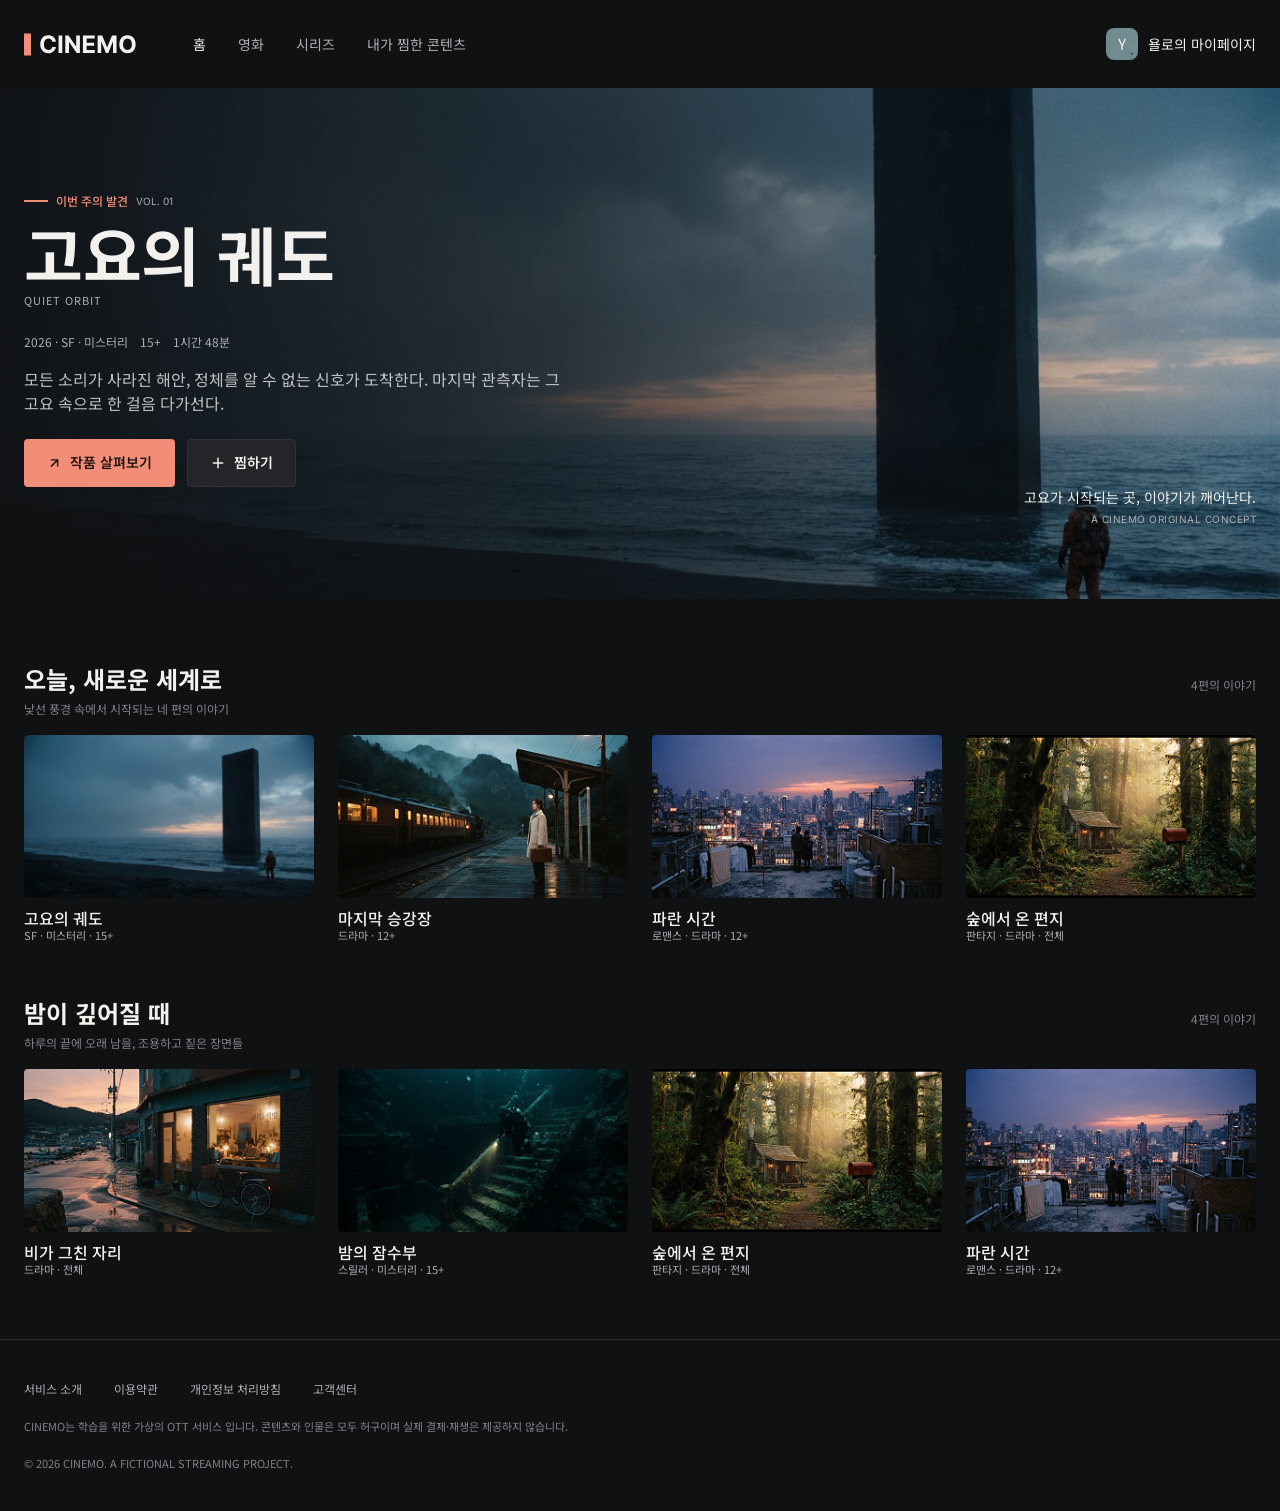
<file: index.html>
<!doctype html>
<html lang="ko">
  <head>
    <meta charset="UTF-8" />
    <meta name="viewport" content="width=device-width, initial-scale=1.0" />
    <title>Cinemo - Home</title>
    <link rel="stylesheet" href="./styles/reset.css" />
    <link rel="stylesheet" href="./styles/style.css" />
    <link rel="preconnect" href="https://fonts.googleapis.com" />
    <link rel="preconnect" href="https://fonts.gstatic.com/" crossorigin />
    <link
      href="https://fonts.googleapis.com/css2?family=Noto+Sans+KR:wght@400;500;600;700&display=swap"
      rel="stylesheet"
    />
    <link
      href="https://fonts.googleapis.com/css2?family=Inter:wght@400;500;600;700&display=swap"
      rel="stylesheet"
    />
  </head>
  <body>
    <header class="header">
      <div class="header-inner-container">
        <div class="header-head">
          <h1>
            <a href="./index.html" class="logo">
              <svg
                width="113"
                height="29"
                viewBox="0 0 113 29"
                fill="none"
                xmlns="http://www.w3.org/2000/svg"
              >
                <g clip-path="url(#clip0_2_7494)">
                  <rect y="3.5" width="7" height="22" fill="#F28D77" />
                  <path
                    d="M31.9176 11.6562H28.1847C28.1165 11.1733 27.9773 10.7443 27.767 10.3693C27.5568 9.98864 27.2869 9.66477 26.9574 9.39773C26.6278 9.13068 26.2472 8.92614 25.8153 8.78409C25.3892 8.64205 24.9261 8.57102 24.4261 8.57102C23.5227 8.57102 22.7358 8.79545 22.0653 9.24432C21.3949 9.6875 20.875 10.3352 20.5057 11.1875C20.1364 12.0341 19.9517 13.0625 19.9517 14.2727C19.9517 15.517 20.1364 16.5625 20.5057 17.4091C20.8807 18.2557 21.4034 18.8949 22.0739 19.3267C22.7443 19.7585 23.5199 19.9744 24.4006 19.9744C24.8949 19.9744 25.3523 19.9091 25.7727 19.7784C26.1989 19.6477 26.5767 19.4574 26.9062 19.2074C27.2358 18.9517 27.5085 18.642 27.7244 18.2784C27.946 17.9148 28.0994 17.5 28.1847 17.0341L31.9176 17.0511C31.821 17.8523 31.5795 18.625 31.1932 19.3693C30.8125 20.108 30.2983 20.7699 29.6506 21.3551C29.0085 21.9347 28.2415 22.3949 27.3494 22.7358C26.4631 23.071 25.4602 23.2386 24.3409 23.2386C22.7841 23.2386 21.392 22.8864 20.1648 22.1818C18.9432 21.4773 17.9773 20.4574 17.267 19.1222C16.5625 17.7869 16.2102 16.1705 16.2102 14.2727C16.2102 12.3693 16.5682 10.75 17.2841 9.41477C18 8.07955 18.9716 7.0625 20.1989 6.36364C21.4261 5.65909 22.8068 5.30682 24.3409 5.30682C25.3523 5.30682 26.2898 5.44886 27.1534 5.73295C28.0227 6.01705 28.7926 6.43182 29.4631 6.97727C30.1335 7.51704 30.679 8.17898 31.0994 8.96307C31.5256 9.74716 31.7983 10.6449 31.9176 11.6562ZM38.2543 5.54545V23H34.5639V5.54545H38.2543ZM55.8899 5.54545V23H52.7024L45.1087 12.0142H44.9808V23H41.2905V5.54545H44.5291L52.0632 16.5227H52.2166V5.54545H55.8899ZM58.9389 23V5.54545H70.7003V8.58807H62.6293V12.7472H70.0952V15.7898H62.6293V19.9574H70.7344V23H58.9389ZM73.6342 5.54545H78.1854L82.9922 17.2727H83.1967L88.0035 5.54545H92.5547V23H88.9751V11.6392H88.8303L84.3132 22.9148H81.8757L77.3587 11.5966H77.2138V23H73.6342V5.54545ZM111.635 14.2727C111.635 16.1761 111.274 17.7955 110.553 19.1307C109.837 20.4659 108.859 21.4858 107.621 22.1903C106.388 22.8892 105.001 23.2386 103.462 23.2386C101.911 23.2386 100.518 22.8864 99.2855 22.1818C98.0526 21.4773 97.0781 20.4574 96.3622 19.1222C95.6463 17.7869 95.2884 16.1705 95.2884 14.2727C95.2884 12.3693 95.6463 10.75 96.3622 9.41477C97.0781 8.07955 98.0526 7.0625 99.2855 6.36364C100.518 5.65909 101.911 5.30682 103.462 5.30682C105.001 5.30682 106.388 5.65909 107.621 6.36364C108.859 7.0625 109.837 8.07955 110.553 9.41477C111.274 10.75 111.635 12.3693 111.635 14.2727ZM107.893 14.2727C107.893 13.0398 107.709 12 107.339 11.1534C106.976 10.3068 106.462 9.66477 105.797 9.22727C105.132 8.78977 104.354 8.57102 103.462 8.57102C102.57 8.57102 101.791 8.78977 101.126 9.22727C100.462 9.66477 99.9446 10.3068 99.5753 11.1534C99.2116 12 99.0298 13.0398 99.0298 14.2727C99.0298 15.5057 99.2116 16.5455 99.5753 17.392C99.9446 18.2386 100.462 18.8807 101.126 19.3182C101.791 19.7557 102.57 19.9744 103.462 19.9744C104.354 19.9744 105.132 19.7557 105.797 19.3182C106.462 18.8807 106.976 18.2386 107.339 17.392C107.709 16.5455 107.893 15.5057 107.893 14.2727Z"
                    fill="#F3F1ED"
                  />
                </g>
                <defs>
                  <clipPath id="clip0_2_7494">
                    <rect width="113" height="29" fill="white" />
                  </clipPath>
                </defs>
              </svg>
            </a>
          </h1>
          <nav class="main-list">
            <ul>
              <li><a href="./index.html">홈</a></li>
              <li><a href="#">영화</a></li>
              <li><a href="#">시리즈</a></li>
              <li><a href="./mypage.html">내가 찜한 콘텐츠</a></li>
            </ul>
          </nav>
        </div>
        <div class="main-mypage">
          <a href="./mypage.html" class="mypages">
            <div class="pageimg">
              <img src="./assets/avatar.png" alt="" class="mypageimg" />
              <p>Y</p>
            </div>
            <p>욜로의 마이페이지</p>
          </a>
        </div>
      </div>
    </header>
    <main>
      <section class="main-hero" style="padding: 0 24px">
        <div class="main-hero-inner">
          <div class="main-week">
            <svg
              width="24"
              height="2"
              viewBox="0 0 24 2"
              fill="none"
              xmlns="http://www.w3.org/2000/svg"
            >
              <rect width="24" height="2" fill="#F28D77" />
            </svg>

            <span>이번 주의 발견</span>
            <span>VOL. 01</span>
          </div>

          <div class="main-hero-content">
            <h2>고요의 궤도</h2>
            <p>QUIET ORBIT</p>
          </div>

          <div class="main-hero-intro">
            <span>2026 · SF · 미스터리</span>
            <span>15+</span>
            <span>1시간 48분</span>
          </div>

          <p class="main-topic">
            모든 소리가 사라진 해안, 정체를 알 수 없는 신호가 도착한다. 마지막
            관측자는 그 고요 속으로 한 걸음 다가선다.
          </p>

          <div class="main-btns">
            <button type="button" class="main-btn-primary">
              <svg
                width="18"
                height="18"
                viewBox="0 0 18 18"
                fill="none"
                xmlns="http://www.w3.org/2000/svg"
              >
                <path
                  d="M12.7494 12.7494V5.2506H5.25061M12.7494 5.2506L5.25061 12.7494"
                  stroke-width="1.7"
                  stroke-linecap="round"
                  stroke="#241512"
                />
              </svg>
              작품 살펴보기
            </button>
            <button type="button" class="main-btn-secondary">
              <svg
                width="18"
                height="18"
                viewBox="0 0 18 18"
                fill="none"
                xmlns="http://www.w3.org/2000/svg"
              >
                <path
                  d="M3.74939 9H8.99999M8.99999 9H14.2506M8.99999 9V3.7494M8.99999 9V14.2506"
                  stroke-width="1.7"
                  stroke-linecap="round"
                  stroke="#F3F1ED"
                />
              </svg>
              찜하기
            </button>
          </div>
          <div class="main-quiet-story">
            <span>고요가 시작되는 곳, 이야기가 깨어난다.</span>
            <p>A CINEMO ORIGINAL CONCEPT</p>
          </div>
        </div>
      </section>
      <section class="collections">
        <div class="collection-group">
          <div class="collection-heading">
            <div>
              <h3>오늘, 새로운 세계로</h3>
              <p>낯선 풍경 속에서 시작되는 네 편의 이야기</p>
            </div>
            <span>4편의 이야기</span>
          </div>

          <ul class="collection-list">
            <li class="collection-item">
              <img src="./assets/quiet-orbit.png" alt="고요의 궤도" />
              <h4>고요의 궤도</h4>
              <p>SF · 미스터리 · 15+</p>
            </li>

            <li class="collection-item">
              <img src="./assets/last-station.png" alt="마지막 승강장" />
              <h4>마지막 승강장</h4>
              <p>드라마 · 12+</p>
            </li>

            <li class="collection-item">
              <img src="./assets/blue-time.png" alt="파란 시간" />
              <h4>파란 시간</h4>
              <p>로맨스 · 드라마 · 12+</p>
            </li>

            <li class="collection-item">
              <img src="./assets/forest-letter.png" alt="숲에서 온 편지" />
              <h4>숲에서 온 편지</h4>
              <p>판타지 · 드라마 · 전체</p>
            </li>
          </ul>
        </div>

        <div class="collection-group">
          <div class="collection-heading">
            <div>
              <h3>밤이 깊어질 때</h3>
              <p>하루의 끝에 오래 남을, 조용하고 짙은 장면들</p>
            </div>
            <span>4편의 이야기</span>
          </div>

          <ul class="collection-list">
            <li class="collection-item">
              <img src="./assets/rainy-street.png" alt="비가 그친 자리" />
              <h4>비가 그친 자리</h4>
              <p>드라마 · 전체</p>
            </li>

            <li class="collection-item">
              <img src="./assets/night-driver.png" alt="밤의 잠수부" />
              <h4>밤의 잠수부</h4>
              <p>스릴러 · 미스터리 · 15+</p>
            </li>

            <li class="collection-item">
              <img src="./assets/forest-letter.png" alt="숲에서 온 편지" />
              <h4>숲에서 온 편지</h4>
              <p>판타지 · 드라마 · 전체</p>
            </li>

            <li class="collection-item">
              <img src="./assets/blue-time.png" alt="파란 시간" />
              <h4>파란 시간</h4>
              <p>로맨스 · 드라마 · 12+</p>
            </li>
          </ul>
        </div>
      </section>
    </main>
    <footer id="footer">
      <div class="footer-container">
        <nav class="footer-list">
          <ul>
            <li><a href="#">서비스 소개</a></li>
            <li><a href="#">이용약관</a></li>
            <li><a href="#">개인정보 처리방침</a></li>
            <li><a href="#">고객센터</a></li>
          </ul>
        </nav>
        <p>
          <span>CINEMO는 학습을 위한 가상의 OTT 서비스 입니다.</span>
          <span>
            콘텐츠와 인물은 모두 허구이며 실제 결제·재생은 제공하지 않습니다.
          </span>
        </p>
        <p>© 2026 CINEMO. A FICTIONAL STREAMING PROJECT.</p>
      </div>
    </footer>
  </body>
</html>
</file>
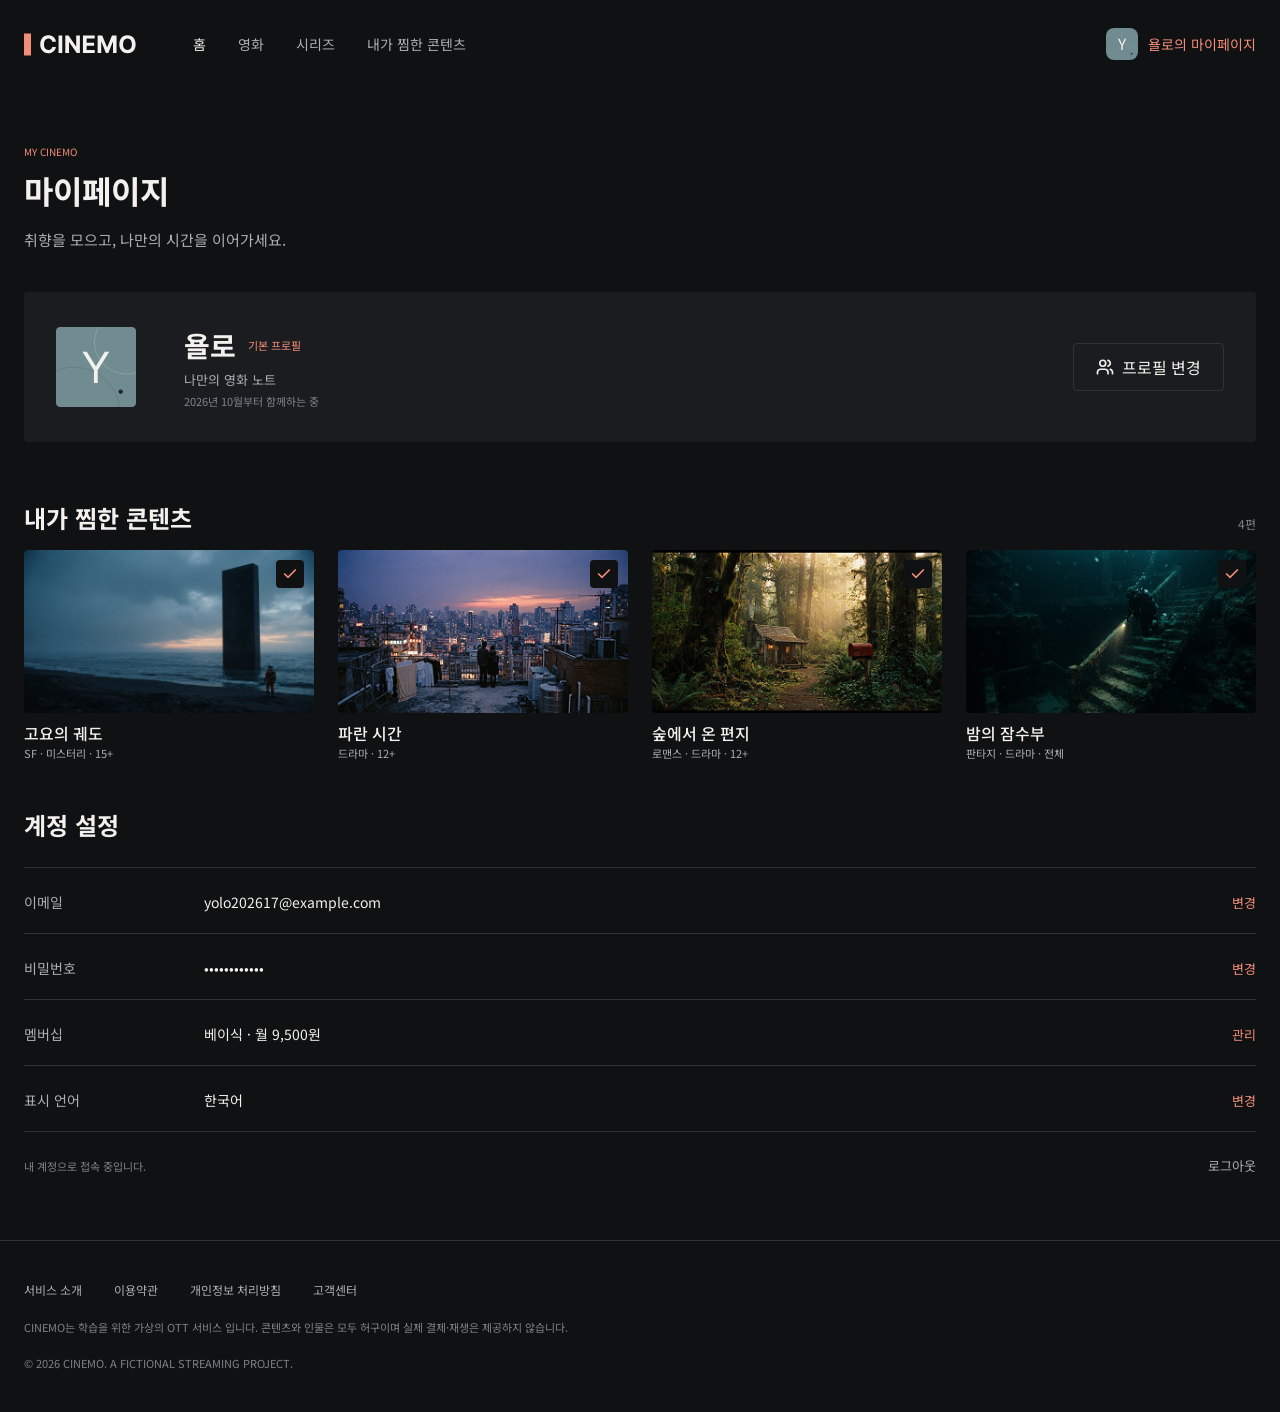
<file: mypage.html>
<!doctype html>
<html lang="ko">
  <head>
    <meta charset="UTF-8" />
    <meta name="viewport" content="width=device-width, initial-scale=1.0" />
    <title>Cinemo - My Page</title>
    <link rel="stylesheet" href="./styles/reset.css" />
    <link rel="stylesheet" href="./styles/style.css" />
    <link rel="preconnect" href="https://fonts.googleapis.com" />
    <link rel="preconnect" href="https://fonts.gstatic.com/" crossorigin />
    <link
      href="https://fonts.googleapis.com/css2?family=Noto+Sans+KR:wght@400;500;600;700&display=swap"
      rel="stylesheet"
    />
    <link
      href="https://fonts.googleapis.com/css2?family=Inter:wght@400;500;600;700&display=swap"
      rel="stylesheet"
    />
  </head>
  <body>
    <header class="header">
      <div class="header-inner-container">
        <div class="header-head">
          <h1>
            <a href="./index.html" class="logo">
              <svg
                width="113"
                height="29"
                viewBox="0 0 113 29"
                fill="none"
                xmlns="http://www.w3.org/2000/svg"
              >
                <g clip-path="url(#clip0_2_7494)">
                  <rect y="3.5" width="7" height="22" fill="#F28D77" />
                  <path
                    d="M31.9176 11.6562H28.1847C28.1165 11.1733 27.9773 10.7443 27.767 10.3693C27.5568 9.98864 27.2869 9.66477 26.9574 9.39773C26.6278 9.13068 26.2472 8.92614 25.8153 8.78409C25.3892 8.64205 24.9261 8.57102 24.4261 8.57102C23.5227 8.57102 22.7358 8.79545 22.0653 9.24432C21.3949 9.6875 20.875 10.3352 20.5057 11.1875C20.1364 12.0341 19.9517 13.0625 19.9517 14.2727C19.9517 15.517 20.1364 16.5625 20.5057 17.4091C20.8807 18.2557 21.4034 18.8949 22.0739 19.3267C22.7443 19.7585 23.5199 19.9744 24.4006 19.9744C24.8949 19.9744 25.3523 19.9091 25.7727 19.7784C26.1989 19.6477 26.5767 19.4574 26.9062 19.2074C27.2358 18.9517 27.5085 18.642 27.7244 18.2784C27.946 17.9148 28.0994 17.5 28.1847 17.0341L31.9176 17.0511C31.821 17.8523 31.5795 18.625 31.1932 19.3693C30.8125 20.108 30.2983 20.7699 29.6506 21.3551C29.0085 21.9347 28.2415 22.3949 27.3494 22.7358C26.4631 23.071 25.4602 23.2386 24.3409 23.2386C22.7841 23.2386 21.392 22.8864 20.1648 22.1818C18.9432 21.4773 17.9773 20.4574 17.267 19.1222C16.5625 17.7869 16.2102 16.1705 16.2102 14.2727C16.2102 12.3693 16.5682 10.75 17.2841 9.41477C18 8.07955 18.9716 7.0625 20.1989 6.36364C21.4261 5.65909 22.8068 5.30682 24.3409 5.30682C25.3523 5.30682 26.2898 5.44886 27.1534 5.73295C28.0227 6.01705 28.7926 6.43182 29.4631 6.97727C30.1335 7.51704 30.679 8.17898 31.0994 8.96307C31.5256 9.74716 31.7983 10.6449 31.9176 11.6562ZM38.2543 5.54545V23H34.5639V5.54545H38.2543ZM55.8899 5.54545V23H52.7024L45.1087 12.0142H44.9808V23H41.2905V5.54545H44.5291L52.0632 16.5227H52.2166V5.54545H55.8899ZM58.9389 23V5.54545H70.7003V8.58807H62.6293V12.7472H70.0952V15.7898H62.6293V19.9574H70.7344V23H58.9389ZM73.6342 5.54545H78.1854L82.9922 17.2727H83.1967L88.0035 5.54545H92.5547V23H88.9751V11.6392H88.8303L84.3132 22.9148H81.8757L77.3587 11.5966H77.2138V23H73.6342V5.54545ZM111.635 14.2727C111.635 16.1761 111.274 17.7955 110.553 19.1307C109.837 20.4659 108.859 21.4858 107.621 22.1903C106.388 22.8892 105.001 23.2386 103.462 23.2386C101.911 23.2386 100.518 22.8864 99.2855 22.1818C98.0526 21.4773 97.0781 20.4574 96.3622 19.1222C95.6463 17.7869 95.2884 16.1705 95.2884 14.2727C95.2884 12.3693 95.6463 10.75 96.3622 9.41477C97.0781 8.07955 98.0526 7.0625 99.2855 6.36364C100.518 5.65909 101.911 5.30682 103.462 5.30682C105.001 5.30682 106.388 5.65909 107.621 6.36364C108.859 7.0625 109.837 8.07955 110.553 9.41477C111.274 10.75 111.635 12.3693 111.635 14.2727ZM107.893 14.2727C107.893 13.0398 107.709 12 107.339 11.1534C106.976 10.3068 106.462 9.66477 105.797 9.22727C105.132 8.78977 104.354 8.57102 103.462 8.57102C102.57 8.57102 101.791 8.78977 101.126 9.22727C100.462 9.66477 99.9446 10.3068 99.5753 11.1534C99.2116 12 99.0298 13.0398 99.0298 14.2727C99.0298 15.5057 99.2116 16.5455 99.5753 17.392C99.9446 18.2386 100.462 18.8807 101.126 19.3182C101.791 19.7557 102.57 19.9744 103.462 19.9744C104.354 19.9744 105.132 19.7557 105.797 19.3182C106.462 18.8807 106.976 18.2386 107.339 17.392C107.709 16.5455 107.893 15.5057 107.893 14.2727Z"
                    fill="#F3F1ED"
                  />
                </g>
                <defs>
                  <clipPath id="clip0_2_7494">
                    <rect width="113" height="29" fill="white" />
                  </clipPath>
                </defs>
              </svg>
            </a>
          </h1>
          <nav class="main-list">
            <ul>
              <li><a href="./index.html">홈</a></li>
              <li><a href="#">영화</a></li>
              <li><a href="#">시리즈</a></li>
              <li><a href="./mypage.html">내가 찜한 콘텐츠</a></li>
            </ul>
          </nav>
        </div>
        <div class="main-mypage">
          <a href="./mypage.html" class="my-pages">
            <div class="pageimg">
              <img src="./assets/avatar.png" alt="" class="mypageimg" />
              <p>Y</p>
            </div>
            <p>욜로의 마이페이지</p>
          </a>
        </div>
      </div>
    </header>
    <main class="my-page-main">
      <section class="my-cinemo">
        <p class="my-cinemo-eyebrow">my cinemo</p>
        <h2 class="my-cinemo-title">마이페이지</h2>
        <p class="my-cinemo-description">
          취향을 모으고, 나만의 시간을 이어가세요.
        </p>
      </section>
      <section class="my-profile-box">
        <div class="my-profile-box-inner">
          <div class="my-profile-avatar">
            <span class="my-profile-initial font-inter">Y</span>
          </div>

          <div class="profile-area">
            <div class="profile-user-container">
              <span class="profile-user-name">욜로</span>
              <span class="profile-user-type">기본 프로필</span>
            </div>
            <p class="profile-user-note">나만의 영화 노트</p>
            <p class="profile-user-status">2026년 10월부터 함께하는 중</p>
          </div>
        </div>
        <div class="my-profile-btn-container">
          <p class="profile-user-status">2026. 10 가입</p>
          <a href="./profile.html" class="profile-change-btn">
            <svg
              width="18"
              height="18"
              viewBox="0 0 18 18"
              fill="none"
              xmlns="http://www.w3.org/2000/svg"
            >
              <path
                d="M12.0002 15.75V14.25C12.0002 13.4544 11.6841 12.6913 11.1215 12.1287C10.5588 11.5661 9.7957 11.25 8.99999 11.25H4.49963C3.70392 11.25 2.94079 11.5661 2.37814 12.1287C1.81549 12.6913 1.49939 13.4544 1.49939 14.25V15.75M12.0002 2.34595C12.6436 2.51272 13.2134 2.8884 13.6201 3.41399C14.0269 3.93959 14.2476 4.58536 14.2476 5.24995C14.2476 5.91453 14.0269 6.5603 13.6201 7.0859C13.2134 7.6115 12.6436 7.98717 12.0002 8.15395M16.5006 15.7499V14.2499C16.5001 13.5852 16.2788 12.9395 15.8716 12.4141C15.4643 11.8888 14.8941 11.5136 14.2504 11.3474M9.75005 5.25C9.75005 6.90685 8.4068 8.25 6.74981 8.25C5.09282 8.25 3.74957 6.90685 3.74957 5.25C3.74957 3.59315 5.09282 2.25 6.74981 2.25C8.4068 2.25 9.75005 3.59315 9.75005 5.25Z"
                stroke-width="1.7"
                stroke-linecap="round"
                stroke="#F3F1ED"
              />
            </svg>
            <span>프로필 변경</span></a
          >
        </div>
      </section>

      <section class="my-collections">
        <div class="collection-heading">
          <h3>내가 찜한 콘텐츠</h3>
          <p>4편</p>
        </div>
        <ul class="collection-list">
          <li class="collection-item">
            <div class="thumbnail-wrapper">
              <img src="./assets/quiet-orbit.png" alt="고요의 궤도" />
              <input
                type="checkbox"
                id="item-1"
                class="item-checkbox"
                checked
              />
              <label for="item-1" class="checkbox-icon"></label>
            </div>
            <h4>고요의 궤도</h4>
            <p>SF · 미스터리 · 15+</p>
          </li>

          <li class="collection-item">
            <div class="thumbnail-wrapper">
              <img src="./assets/blue-time.png" alt="마지막 승강장" />
              <input
                type="checkbox"
                id="item-2"
                class="item-checkbox"
                checked
              />
              <label for="item-2" class="checkbox-icon"></label>
            </div>
            <h4>파란 시간</h4>
            <p>드라마 · 12+</p>
          </li>

          <li class="collection-item">
            <div class="thumbnail-wrapper">
              <img src="./assets/forest-letter.png" alt="숲에서 온 편지" />
              <input
                type="checkbox"
                id="item-3"
                class="item-checkbox"
                checked
              />
              <label for="item-3" class="checkbox-icon"></label>
            </div>
            <h4>숲에서 온 편지</h4>
            <p>로맨스 · 드라마 · 12+</p>
          </li>

          <li class="collection-item">
            <div class="thumbnail-wrapper">
              <img src="./assets/night-driver.png" alt="밤의 잠수부" />
              <input
                type="checkbox"
                id="item-4"
                class="item-checkbox"
                checked
              />
              <label for="item-4" class="checkbox-icon"></label>
            </div>
            <h4>밤의 잠수부</h4>
            <p>판타지 · 드라마 · 전체</p>
          </li>
        </ul>
      </section>

      <section class="account-settings">
        <h3>계정 설정</h3>

        <ul class="settings-group">
          <li class="settings-list">
            <div class="account-setting-row">
              <p>이메일</p>
              <p>yolo202617@example.com</p>
            </div>
            <a href="#">변경</a>
          </li>

          <li class="settings-list">
            <div class="account-setting-row">
              <p>비밀번호</p>
              <p>••••••••••••</p>
            </div>
            <a href="#">변경</a>
          </li>

          <li class="settings-list">
            <div class="account-setting-row">
              <p>멤버십</p>
              <p>베이식 · 월 9,500원</p>
            </div>
            <a href="#">관리</a>
          </li>

          <li class="settings-list">
            <div class="account-setting-row">
              <p>표시 언어</p>
              <p>한국어</p>
            </div>
            <a href="#">변경</a>
          </li>
        </ul>

        <div class="session-actions">
          <p>내 계정으로 접속 중입니다.</p>
          <a href="./index.html">로그아웃</a>
        </div>
      </section>
    </main>
    <footer id="footer">
      <div class="footer-container">
        <nav class="footer-list">
          <ul>
            <li><a href="#">서비스 소개</a></li>
            <li><a href="#">이용약관</a></li>
            <li><a href="#">개인정보 처리방침</a></li>
            <li><a href="#">고객센터</a></li>
          </ul>
        </nav>
        <p>
          <span>CINEMO는 학습을 위한 가상의 OTT 서비스 입니다.</span>
          <span>
            콘텐츠와 인물은 모두 허구이며 실제 결제·재생은 제공하지 않습니다.
          </span>
        </p>
        <p>© 2026 CINEMO. A FICTIONAL STREAMING PROJECT.</p>
      </div>
    </footer>
  </body>
</html>
</file>
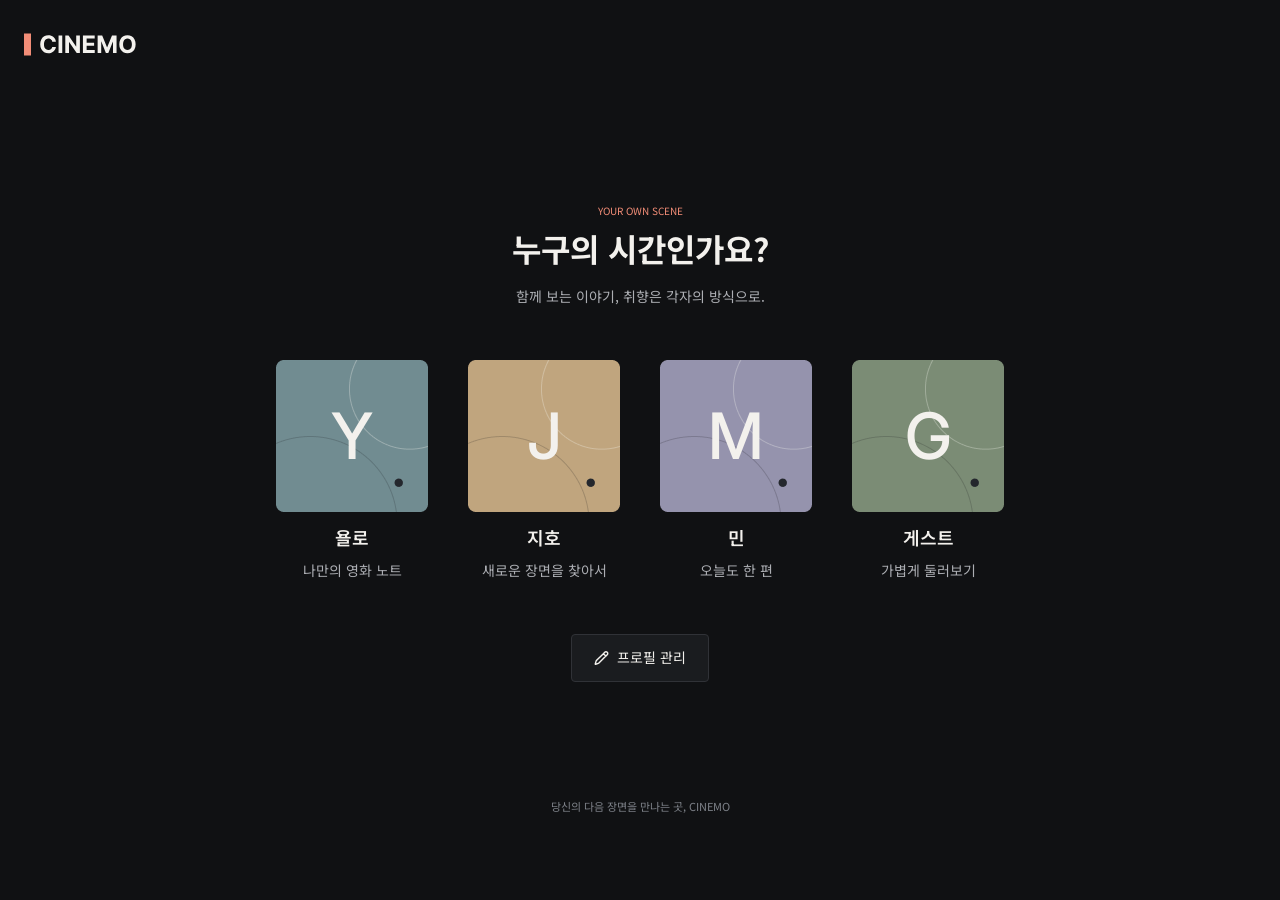
<file: profile.html>
<!doctype html>
<html lang="ko">
  <head>
    <meta charset="UTF-8" />
    <meta name="viewport" content="width=device-width, initial-scale=1.0" />
    <title>Cinemo - profile</title>
    <link rel="stylesheet" href="./styles/reset.css" />
    <link rel="stylesheet" href="./styles/style.css" />
    <link rel="preconnect" href="https://fonts.googleapis.com" />
    <link rel="preconnect" href="https://fonts.gstatic.com/" crossorigin />
    <link
      href="https://fonts.googleapis.com/css2?family=Noto+Sans+KR:wght@400;500;600;700&display=swap"
      rel="stylesheet"
    />
    <link
      href="https://fonts.googleapis.com/css2?family=Inter:wght@400;500;600;700&display=swap"
      rel="stylesheet"
    />
  </head>
  <body>
    <header class="header">
      <div class="header-inner-container">
        <h1>
          <a href="./index.html" class="logo">
            <svg
              width="113"
              height="29"
              viewBox="0 0 113 29"
              fill="none"
              xmlns="http://www.w3.org/2000/svg"
            >
              <g clip-path="url(#clip0_2_7494)">
                <rect y="3.5" width="7" height="22" fill="#F28D77" />
                <path
                  d="M31.9176 11.6562H28.1847C28.1165 11.1733 27.9773 10.7443 27.767 10.3693C27.5568 9.98864 27.2869 9.66477 26.9574 9.39773C26.6278 9.13068 26.2472 8.92614 25.8153 8.78409C25.3892 8.64205 24.9261 8.57102 24.4261 8.57102C23.5227 8.57102 22.7358 8.79545 22.0653 9.24432C21.3949 9.6875 20.875 10.3352 20.5057 11.1875C20.1364 12.0341 19.9517 13.0625 19.9517 14.2727C19.9517 15.517 20.1364 16.5625 20.5057 17.4091C20.8807 18.2557 21.4034 18.8949 22.0739 19.3267C22.7443 19.7585 23.5199 19.9744 24.4006 19.9744C24.8949 19.9744 25.3523 19.9091 25.7727 19.7784C26.1989 19.6477 26.5767 19.4574 26.9062 19.2074C27.2358 18.9517 27.5085 18.642 27.7244 18.2784C27.946 17.9148 28.0994 17.5 28.1847 17.0341L31.9176 17.0511C31.821 17.8523 31.5795 18.625 31.1932 19.3693C30.8125 20.108 30.2983 20.7699 29.6506 21.3551C29.0085 21.9347 28.2415 22.3949 27.3494 22.7358C26.4631 23.071 25.4602 23.2386 24.3409 23.2386C22.7841 23.2386 21.392 22.8864 20.1648 22.1818C18.9432 21.4773 17.9773 20.4574 17.267 19.1222C16.5625 17.7869 16.2102 16.1705 16.2102 14.2727C16.2102 12.3693 16.5682 10.75 17.2841 9.41477C18 8.07955 18.9716 7.0625 20.1989 6.36364C21.4261 5.65909 22.8068 5.30682 24.3409 5.30682C25.3523 5.30682 26.2898 5.44886 27.1534 5.73295C28.0227 6.01705 28.7926 6.43182 29.4631 6.97727C30.1335 7.51704 30.679 8.17898 31.0994 8.96307C31.5256 9.74716 31.7983 10.6449 31.9176 11.6562ZM38.2543 5.54545V23H34.5639V5.54545H38.2543ZM55.8899 5.54545V23H52.7024L45.1087 12.0142H44.9808V23H41.2905V5.54545H44.5291L52.0632 16.5227H52.2166V5.54545H55.8899ZM58.9389 23V5.54545H70.7003V8.58807H62.6293V12.7472H70.0952V15.7898H62.6293V19.9574H70.7344V23H58.9389ZM73.6342 5.54545H78.1854L82.9922 17.2727H83.1967L88.0035 5.54545H92.5547V23H88.9751V11.6392H88.8303L84.3132 22.9148H81.8757L77.3587 11.5966H77.2138V23H73.6342V5.54545ZM111.635 14.2727C111.635 16.1761 111.274 17.7955 110.553 19.1307C109.837 20.4659 108.859 21.4858 107.621 22.1903C106.388 22.8892 105.001 23.2386 103.462 23.2386C101.911 23.2386 100.518 22.8864 99.2855 22.1818C98.0526 21.4773 97.0781 20.4574 96.3622 19.1222C95.6463 17.7869 95.2884 16.1705 95.2884 14.2727C95.2884 12.3693 95.6463 10.75 96.3622 9.41477C97.0781 8.07955 98.0526 7.0625 99.2855 6.36364C100.518 5.65909 101.911 5.30682 103.462 5.30682C105.001 5.30682 106.388 5.65909 107.621 6.36364C108.859 7.0625 109.837 8.07955 110.553 9.41477C111.274 10.75 111.635 12.3693 111.635 14.2727ZM107.893 14.2727C107.893 13.0398 107.709 12 107.339 11.1534C106.976 10.3068 106.462 9.66477 105.797 9.22727C105.132 8.78977 104.354 8.57102 103.462 8.57102C102.57 8.57102 101.791 8.78977 101.126 9.22727C100.462 9.66477 99.9446 10.3068 99.5753 11.1534C99.2116 12 99.0298 13.0398 99.0298 14.2727C99.0298 15.5057 99.2116 16.5455 99.5753 17.392C99.9446 18.2386 100.462 18.8807 101.126 19.3182C101.791 19.7557 102.57 19.9744 103.462 19.9744C104.354 19.9744 105.132 19.7557 105.797 19.3182C106.462 18.8807 106.976 18.2386 107.339 17.392C107.709 16.5455 107.893 15.5057 107.893 14.2727Z"
                  fill="#F3F1ED"
                />
              </g>
              <defs>
                <clipPath id="clip0_2_7494">
                  <rect width="113" height="29" fill="white" />
                </clipPath>
              </defs>
            </svg>
          </a>
        </h1>
      </div>
    </header>
    <main>
      <section class="profile-container">
        <h2 class="profile-eyebrow">YOUR OWN SCENE</h2>
        <p class="profile-title">누구의 시간인가요?</p>
        <p class="profile-description">
          함께 보는 이야기, 취향은 각자의 방식으로.
        </p>

        <div class="profile-options">
          <ul class="profile-list">
            <li class="profile-item">
              <a href="./index.html" class="profile-link">
                <div class="profile-card">
                  <img
                    src="./assets/Avatar-yolo.png"
                    alt="욜로 프로필"
                    class="profile-image"
                  />
                  <span class="profile-initial">Y</span>
                </div>
                <div class="profile-info">
                  <span class="profile-name">욜로</span>
                  <span class="profile-description">나만의 영화 노트</span>
                </div>
              </a>
            </li>
            <li class="profile-item">
              <a href="./index.html" class="profile-link">
                <div class="profile-card">
                  <img
                    src="./assets/Avata-jiho.png"
                    alt="지호프로필"
                    class="profile-image"
                  />
                  <span class="profile-initial">J</span>
                </div>
                <div class="profile-info">
                  <span class="profile-name">지호</span>
                  <span class="profile-description">새로운 장면을 찾아서</span>
                </div>
              </a>
            </li>
            <li class="profile-item">
              <a href="./index.html" class="profile-link">
                <div class="profile-card">
                  <img
                    src="./assets/Avatar-min.png"
                    alt="민 프로필"
                    class="profile-image"
                  />
                  <span class="profile-initial">M</span>
                </div>
                <div class="profile-info">
                  <span class="profile-name">민</span>
                  <span class="profile-description">오늘도 한 편</span>
                </div>
              </a>
            </li>
            <li class="profile-item">
              <a href="./index.html" class="profile-link">
                <div class="profile-card">
                  <img
                    src="./assets/Avatar-guest.png"
                    alt="게스트 프로필"
                    class="profile-image"
                  />
                  <span class="profile-initial">G</span>
                </div>
                <div class="profile-info">
                  <span class="profile-name">게스트</span>
                  <span class="profile-description">가볍게 둘러보기</span>
                </div>
              </a>
            </li>
          </ul>

          <a href="./mypage.html" class="bt-manage">
            <svg
              width="18"
              height="18"
              viewBox="0 0 18 18"
              fill="none"
              xmlns="http://www.w3.org/2000/svg"
            >
              <g clip-path="url(#clip0_2_8291)">
                <path
                  d="M11.2503 3.74947L11.2554 3.75465M11.2554 3.75465L14.2455 6.74441M11.2554 3.75465L12.8914 2.11854C13.2879 1.72211 13.8258 1.49944 14.3865 1.49951C14.9473 1.49958 15.485 1.72239 15.8815 2.11891C16.278 2.51544 16.5007 3.0532 16.5006 3.6139C16.5005 4.1746 16.2777 4.71231 15.8811 5.10874L14.2455 6.74441M11.2554 3.75465L2.88097 12.1301C2.70682 12.3037 2.57803 12.5175 2.50594 12.7526L1.5151 16.0165C1.49572 16.0814 1.49425 16.1503 1.51086 16.2159C1.52748 16.2816 1.56155 16.3415 1.60946 16.3893C1.65737 16.4371 1.71733 16.4711 1.78299 16.4876C1.84865 16.5041 1.91756 16.5025 1.98239 16.483L5.24743 15.4931C5.48233 15.4216 5.6961 15.2936 5.86999 15.1203L14.2455 6.74441M14.2455 6.74441L14.2505 6.74942"
                  stroke-width="1.7"
                  stroke-linecap="round"
                  stroke="#F3F1ED"
                />
              </g>
              <defs>
                <clipPath id="clip0_2_8291">
                  <rect width="18" height="18" fill="white" />
                </clipPath>
              </defs>
            </svg>
            <span>프로필 관리</span>
          </a>
        </div>
      </section>
    </main>
    <footer id="footer-profile">
      <div class="footer-text">
        <p>당신의 다음 장면을 만나는 곳, CINEMO</p>
      </div>
    </footer>
  </body>
</html>
</file>
<file: styles/style.css>
:root {
  --max-width: 1314px;
}
/* 해더 푸터 CSS시작 */
.header {
  padding: 0 24px;
}
.header-inner-container {
  display: flex;
  align-items: center;
  justify-content: space-between;
  max-width: var(--max-width);
  width: 100%;
  margin: 0 auto;
  gap: 56px;
  height: 88px;
}
.header-head {
  display: flex;
  align-items: center;
  gap: 56px;
}
.main-list ul {
  display: flex;
  align-items: center;
  font-size: 14px;
  gap: 32px;
  list-style: none;
  padding: 0;
  margin: 0;
  color: #acaeb3;
  font-family: Noto Sans KR;
}

.main-list li:first-child a {
  color: #f3f1ed;
}
.main-list a {
  color: inherit;
  text-decoration: none;
}
.main-list a:hover {
  color: #f3f1ed;
  text-decoration: none;
}
.mypages {
  list-style: none;
  color: #f3f1ed;
  font-family: Noto Sans KR;
  font-size: 14px;
}
.main-mypage a {
  display: flex;
  align-items: center;
  gap: 10px;
  text-decoration: none;
}
.main-mypage a:hover {
  text-decoration: none;
}
.mypageimg {
  width: 32px;
  height: 32px;
  border-radius: 8px;
}
.pageimg {
  position: relative;
  width: 32px;
  height: 32px;
  flex-shrink: 0;
}
.mypageimg + p {
  font-size: 15.36px;
  font-family: Noto Sans KR;
  color: #f3f1ed;
  position: absolute;
  top: 50%;
  left: 50%;
  transform: translate(-50%, -50%);
}
.mypages p {
  flex-shrink: 0;
}
.my-pages {
  color: #f28d77;
  list-style: none;
  font-family: Noto Sans KR;
  font-size: 14px;
}
.my-pages p {
  flex-shrink: 0;
}

#footer {
  font-family: Noto Sans KR;
  width: 100%;
  display: flex;
  border-top: 1px solid #303237;
  padding: 40px 24px;
}
#footer-profile {
  display: flex;
  justify-content: center;
  width: 100%;
  font-family: "Noto Sans KR", sans-serif;
  padding-bottom: 75px;
  color: #7e8289;
}
.footer-text {
  font-size: 11px;
  text-align: center;
}

.footer-container {
  display: flex;
  flex-direction: column;
  max-width: var(--max-width);
  margin: auto;
  width: 100%;
  gap: 20px;
  font-size: 11px;
  color: #7e8289;
}
.footer-container p {
  font-family: Noto Sans KR;
  font-size: 11px;
}

.footer-list a:hover {
  color: #f3f1ed;
  text-decoration: none;
}
.footer-list a {
  color: inherit;
  text-decoration: none;
}
.profile-footer {
  font-family: Noto Sans KR;
  color: #acaeb3;
}
.footer-list ul {
  display: flex;
  align-items: center;
  gap: 32px;
  list-style: none;
  padding: 0;
  font-size: 12px;
  color: #acaeb3;
}

@media (max-width: 767px) {
  .header {
    padding: 24px;
  }
  .header-inner-container {
    position: relative;
    display: flex;
    align-self: flex-start;
    height: auto;
    gap: 56px;
    width: 100%;
    max-width: var(--max-width);
  }
  .header-head {
    display: flex;
    flex-direction: column;
    align-items: flex-start;
    gap: 20px;
    width: 100%;
  }
  .main-list ul {
    display: flex;
    align-items: center;
    white-space: nowrap;
    font-size: 13px;
    gap: 24px;
    width: 100%;
  }
  .main-mypage {
    position: absolute;
    top: 0;
    right: 0;
  }
  .mypages > p {
    display: none;
  }
  .my-pages > p {
    display: none;
  }

  #footer {
    box-sizing: border-box;
    width: 100%;
    font-size: 12px;
  }
  .footer-container {
    width: 100%;
    min-width: 0;
  }
  .footer-list ul {
    flex-wrap: wrap;
    list-style: none;
    gap: 20px;
  }
  .footer-container p span {
    display: block;
    font-size: 11px;
    font-family: "Noto Sans KR";
  }
  .footer-text {
    font-size: 11px;
  }
}
@media (min-width: 768px) and (max-width: 1023px) {
  .mypages > p {
    display: none;
  }
  .my-pages > p {
    display: none;
  }
}
/* 헤더푸터 CSS끝 */

body {
  background-color: #101113;
}

.account-settings {
  display: flex;
  flex-direction: column;
  gap: 24px;
  margin-top: 48px;
}

.my-collections {
  width: 100%;
  background-color: #101113;
  color: #f3f1ed;
  font-family: "Noto Sans KR", sans-serif;
}

.account-settings h3 {
  margin: 0;
  font-size: 24px;
  font-weight: 700;
}

.settings-group {
  display: flex;
  flex-direction: column;
  margin: 0;
  padding: 0;
  list-style: none;
  border-top: 1px solid #303237;
}

.settings-list {
  display: flex;
  flex-direction: row;
  align-items: center;
  padding: 24px 0;
  gap: 24px;
  border-bottom: 1px solid #303237;
}

.account-setting-row {
  display: flex;
  flex-direction: row;
  align-items: center;
  flex: 1;
}

.account-setting-row p {
  margin: 0;
  font-size: 14px;
  font-weight: 400;
}

.account-setting-row p:first-child {
  width: 180px;
  height: 17px;
  color: #acaeb3;
}

.account-setting-row p:nth-child(2) {
  flex: 1;
  height: 17px;
  color: #f3f1ed;
}

.settings-list a {
  padding: 0;
  width: 24px;
  height: 16px;
  font-size: 13px;
  color: #f28d77;
  text-decoration: none;
}

.session-actions {
  display: flex;
  flex-direction: row;
  justify-content: space-between;
  align-items: center;
}

.session-actions p {
  margin: 0;
  font-weight: 400;
  color: #7e8289;
  font-size: 11px;
}

.session-actions a {
  padding: 0;
  color: #acaeb3;
  font-size: 13px;
  font-weight: 400;
  text-decoration: none;
}

.settings-list a:hover {
  opacity: 0.5;
}

.session-actions a:hover {
  opacity: 0.5;
}
/* seiing - list */
@media (min-width: 768px) and (max-width: 1023px) {
  .settings-list {
    gap: 16px;
    padding: 20px 0;
  }
}

@media (min-width: 320px) and (max-width: 767px) {
  .account-settings {
    gap: 16px;
  }

  .account-settings h3 {
    font-size: 20px;
  }

  .settings-list {
    gap: 12px;
    padding: 20px 0;
  }

  .account-setting-row {
    flex-direction: column;
    align-items: flex-start;
    gap: 6px;
  }

  .account-setting-row p:first-child {
    font-size: 13px;
  }

  .account-setting-row p:nth-child(2) {
    font-size: 14px;
  }
}

.collections {
  width: 100%;
  max-width: 1362px;
  display: flex;
  flex-direction: column;
  margin: 0 auto;
  padding: 56px 24px 64px;
  box-sizing: border-box;
}

.collections .collection-group + .collection-group {
  margin-top: 48px;
}

.collections .collection-heading {
  display: flex;
  justify-content: space-between;
  align-items: center;
  margin-bottom: 20px;
  width: 100%;
}

.collections .collection-heading h3 {
  margin: 0;
  font-size: 24px;
  font-weight: 700;
  line-height: 2;
  color: #f3f1ed;
}

.collections .collection-heading p {
  margin: 0;
  font-size: 12px;
  font-weight: 400;
  line-height: 1;
  color: #7e8289;
}

.collections .collection-heading span {
  font-size: 12px;
  font-weight: 400;
  line-height: 1;
  color: #7e8289;
}

.collections .collection-list {
  display: grid;
  grid-template-columns: repeat(4, 1fr);
  gap: 24px;
  list-style: none;
  width: 100%;
  padding: 0;
  margin: 0;
  box-sizing: border-box;
}

.collections .collection-item {
  display: flex;
  flex-direction: column;
  width: 100%;
  min-width: 0;
  box-sizing: border-box;
  flex-shrink: 0;
}

.collections .collection-item img {
  display: block;
  width: 100%;
  height: auto;
  aspect-ratio: 16 / 9;
  object-fit: cover;
  border-radius: 4px;
  margin-bottom: 12px;
}

.collections .thumbnail-wrapper img {
  display: block;
  width: 100%;
  height: 100%;
  object-fit: cover;
  border-radius: 4px;
}

.collections .collection-item h4 {
  margin: 0 0 4px;
  font-size: 16px;
  font-weight: 500;
  line-height: 1;
  color: #f3f1ed;
}

.collections .collection-item p {
  margin: 0;
  font-size: 11px;
  font-weight: 400;
  line-height: 1;
  color: #acaeb3;
}

.collections .thumbnail-wrapper {
  position: relative;
  margin-bottom: 12px;
}

.collections .item-checkbox {
  position: absolute;
  top: 10px;
  right: 10px;
  width: 28px;
  height: 28px;
  margin: 0;
}

.collections .collection-item:hover > img {
  opacity: 0.5;
}

/* 태블릿*/
@media (max-width: 1023px) {
  .collections .collection-group + .collection-group {
    margin-top: 40px;
  }

  .collections .collection-heading h2 {
    font-size: 20px;
  }

  .collections .collection-heading {
    margin-bottom: 16px;
  }

  .collections .collection-list {
    padding: 0 0px 36px;
    overflow-x: auto;
    min-height: auto;
    scrollbar-width: thin;
    scrollbar-color: #7e8289 #232529;
  }
}

/*모바일*/
@media (max-width: 767px) {
  .collections {
    padding: 8px 0 40px;
  }

  .collections .collection-group + .collection-group {
    margin-top: 36px;
  }

  .collections .collection-heading {
    padding: 0 24px;
    margin-bottom: 18px;
    align-items: flex-start;
    flex-direction: column;
    gap: 18px;
  }

  .collections .collection-heading p {
    margin-top: 8px;
  }

  .collections .collection-list {
    gap: 16px;
    min-height: auto;
    padding: 0 18px;
    overflow-x: auto;
  }

  .collections .collection-item {
    width: 240px;
    margin-bottom: 18px;
  }

  .collections .collection-item img {
    width: 240px;
    height: 135px;
  }
}

body {
  background-color: #101113;
  color: #f3f1ed;
}

.profile-intro {
  text-align: center;
  display: flex;
  flex-direction: column;
  align-items: center;
  gap: 56px;
  margin-left: 64px;
}
.title {
  font-family: Inter;
  font-weight: 400;
  font-style: Regular;
  font-size: 11px;

  color: #f28d77;
}
.intro {
  font-family: Noto Sans KR;
  font-weight: 700;
  font-style: Bold;
  font-size: 40px;
}
.description {
  font-family: Noto Sans KR;
  font-weight: 400;
  font-style: Regular;
  font-size: 15px;
  line-height: 170%;
  letter-spacing: 0%;
}
.profile-area {
  display: flex;
  flex-direction: column;
  gap: 4px;
}

.profile-intro h2 {
  font-size: 10px;
  margin-bottom: 12px;
  display: block;
  color: #f28d77;
}
.profile-intro-p1 {
  font-size: 40px;
  font-weight: 700;
  line-height: 100%;
}
.profile-intro-p2 {
  font-size: 15px;
  font-weight: 400;
  line-height: 180%;
}
.profile-card {
  position: relative;
  max-width: 152px;
  width: 100%;

  border-radius: 8px;
  isolation: isolate;
  display: flex;
  flex-direction: column;
  align-items: center;
  justify-content: center;
  padding: 0px;
  aspect-ratio: 1/1;
}

.profile-initial {
  position: absolute;
  top: 50%;
  left: 50%;
  transform: translate(-50%, -50%);
  font-size: 64px;
  font-weight: 500;
  color: #f3f1ed;
  z-index: 1;
  font-family: "Inter", sans-serif;
}

.profile-name {
  font-size: 18px;
  font-weight: 600;
  color: #f3f1ed;
  margin-top: 12px;
}
.profile-description {
  font-size: 14px;
  font-weight: 400;
  color: #f3f1ed;
  margin-top: 4px;
}
.profile-link {
  text-decoration: none;
  display: flex;
  flex-direction: column;
  align-items: center;
  text-decoration: none;
  cursor: pointer;
}
.profile-link:hover {
  transform: translateY(-6px);
}
.profile-link > div:last-child {
  display: flex;
  flex-direction: column;
  align-items: center;
  gap: 4px;
}
.profile-container {
  display: flex;
  flex-direction: column;
  align-items: center;
  text-align: center;
  width: 100%;
  max-width: 1314px;
  min-height: 710px;
  margin: 0 auto;
  justify-content: center;
  height: calc(100vh - 230px);
}
.profile-eyebrow {
  font-size: 10px;
  font-weight: 400;
  color: #f28d77;
  text-transform: uppercase;
  line-height: 12px;

  width: 92px;
  height: 12px;
}
.profile-container .profile-eyebrow {
  margin: 0 0 12px 0;
  color: #f28d77;
  font-size: 10px;
  font-weight: 400;
  text-transform: uppercase;
}
.profile-list {
  text-align: center;
  display: grid;
  grid-template-columns: repeat(4, 1fr);
  gap: 40px;
  margin: 0 0 40px 0;
  justify-items: center;
}
.profile-item {
  display: flex;
  flex-direction: column;
  align-items: center;
}
.profile-link {
  display: flex;
  flex-direction: column;
  align-items: center;
  transition: transform 0.2s ease;
}
.profile-link-hover {
  transform: translateY(-6px);
}
.profile-title {
  font-size: 32px;
  font-weight: 700;
  color: #f3f1ed;
  font-weight: 700;
  font-size: 40px;
  line-height: 48px;

  width: 100%;
  max-width: 1312px;
  height: 48px;
}
.profile-container .profile-title {
  font-size: 32px;
  font-weight: 700;
  margin: 0 0 8px 0;
  line-height: 1.2;
  color: #f3f1ed;
}
.profile-options {
  display: flex;
  flex-direction: column;
  align-items: center;
  width: 100%;
  gap: 8px;
  margin-top: 8px;
}
.profile-description {
  font-size: 14px;
  font-weight: 400;
  color: #acaeb3;
  line-height: 170%;

  width: 100%;
  max-width: 1312px;
  height: 27px;
}
.profile-container > .profile-description {
  font-size: 14px;
  color: #acaeb3;
  margin: 0 0 40px 0;
}
.profile-list li {
  display: flex;
  flex-direction: column;
  align-items: center;
  font-size: 14px;
  gap: 32px;
  list-style: none;

  padding: 0;
  margin: 0;
  color: #acaeb3;
  font-family: Noto Sans KR;
}

.profile-avatar {
  position: relative;
}
.profile-image {
  width: 100%;
  height: 100%;
  object-fit: contain;
}
/* 프로필페이지 미디어쿼리 추가 */

@media screen and (max-width: 768px) {
  .profile-container {
    height: auto;
    min-height: auto;
    padding: 40px 16px;
  }

  .profile-title {
    font-size: 28px;
    line-height: 36px;
    height: auto;
  }
  .profile-container > .profilie-description {
    font-size: 13px;
    margin-bottom: 30px;
  }

  .profile-list {
    grid-template-columns: repeat(2, 1fr);
    gap: 24px;
  }
  profile-card {
    width: 120px;
    height: 120px;
  }
  .profile-initial {
    font-size: 48px;
  }
  .profile-description {
    display: none;
  }
}
/* my-page css 시작 */
.my-page-main {
  max-width: 1362px;
  display: flex;
  flex-direction: column;
  margin: 0 auto;
  padding: 56px 24px 64px;
}

.my-cinemo {
  margin-bottom: 40px;
  display: flex;
  flex-direction: column;
  gap: 12px;
}
.my-cinemo .my-cinemo-eyebrow {
  margin: 0;
  color: #f28d78;
  font-size: 10px;
  font-weight: 400;
  text-transform: uppercase;
}
.my-cinemo .my-cinemo-title {
  font-size: 32px;
  font-weight: 700;
  margin: 0 0 8px 0;
  line-height: 1.2;
}
.my-cinemo-description {
  color: #acaeb3;
  font-size: 15px;
}
.my-profile-box {
  background-color: #303237;
  border-radius: 12px;
  padding: 32px;
  display: flex;
  align-items: center;
  justify-content: space-between;
  margin-bottom: 64px;
}

.my-profile-avatar {
  background: url("../assets/Avatar-yolo.png") center / contain no-repeat;
  width: 80px;
  height: 80px;
  flex-shrink: 0;
  display: flex;
  justify-content: center;
  align-items: center;
}
.my-profile-image {
  display: block;
  width: 100%;
  height: 100%;
}
.my-profile-initial {
  font-size: 43px;
  color: #f3f1ed;
}

.profile-avatar .profile-image {
  display: block;
  width: 100%;
  height: 100%;
  object-fit: contain;
}
.profile-avatar .avartar-initial {
  position: absolute;
  top: 50%;
  left: 50%;
  transform: translate(-50%, -50%);
  z-index: 1;
}
.avartar-initial {
  display: flex;
  justify-content: center;
  align-items: center;
  gap: 10px;
  text-decoration: none;
}
.my-profile-box {
  border-radius: 4px;
  background-color: #1a1c1f;
  gap: 28px;
  display: flex;
}
.my-profile-box-inner {
  display: flex;
  flex-direction: row;
  align-items: center;
  gap: 28px;
}
.my-profile-box .profile-area {
  display: flex;
  flex-direction: column;
  gap: 4px;
  flex: 1;
  margin-left: 20px;
}
.profile-user-container {
  display: flex;
  gap: 12px;
  align-items: center;
}
.profile-user-name {
  font-size: 28px;
  font-weight: 700;
  color: #f3f1ed;
}
.profile-user-type {
  font-size: 11px;
  color: #f28d77;
}
.profile-user-note {
  font-size: 13px;
  color: #acaeb3;
}

.profile-user-status {
  font-size: 11px;
  color: #7e8289;
}
/* media쿼리에 width:100% 넣어야함. 자식svg display none되게*/
.my-profile-btn-container {
  display: flex;
  justify-content: space-between;
  align-items: center;
  gap: 12px;
}
/* 미디어쿼리 mobile에서는 디스플레이 block이 되어야 함 */
.my-profile-btn-container .profile-user-status {
  display: none;
}

.profile-change-btn {
  display: flex;
  gap: 8px;
  height: 48px;
  padding: 0 22px;
  align-items: center;
  border: 1px solid #303237;
  border-radius: 4px;
  cursor: pointer;
}
.bt-profile-setting {
  display: block;
  margin-left: auto;
  margin-right: auto;
}
/* 미디어쿼리 */
@media screen and (max-width: 768px) {
  .my-profile-box {
    display: flex;
    flex-direction: column;
    align-items: stretch;
    padding: 24px;
    gap: 20px;
    margin-bottom: 40px;
  }
  .my-profile-box-inner {
    display: flex;
    flex-direction: row;
    align-items: center;
    gap: 20px;
  }
  .my-profile-box .profile-area {
    margin-left: 0;
    gap: 8px;
  }
  .profile-area .profile-user-status {
    display: none;
  }
  .my-profile-btn-container .profile-user-status {
    display: block;
  }

  .my-profile-btn-container {
    width: 100%;

    display: flex;

    flex-direction: row;
    justify-content: space-between;
    align-items: center;
  }
  .profile-change-btn {
    width: auto;
  }
  .my-profile-btn-container svg {
    display: none;
  }
}

body {
  background-color: #101113;
  color: #f3f1ed;
}
.bt-profile-setting {
  background-color: transparent;
  border: 1px solid #f3f1ed;
  color: #f3f1ed;
  width: 138px;
  height: 48px;
  display: flex;
  align-items: center;
  justify-content: center;
  gap: 8px;
  padding: 0 16px;
  border-radius: 4px;
  cursor: pointer;
  font-family: "Noto Sans KR", sans-serif;
  font-weight: 700;
  font-size: 14px;
}

.bt-icon {
  width: 16px;
  height: 16px;
  object-fit: contain;
}

.my-collections > div {
  display: flex;
  justify-content: space-between;
  align-items: flex-end;
  margin-bottom: 20px;
  width: 100%;
  box-sizing: border-box;
}

.my-collections > div h3 {
  font-size: 24px;
  font-weight: 700;
  line-height: 1;
  color: #f3f1ed;
}

.my-collections > div p {
  font-size: 12px;
  font-weight: 400;
  line-height: 1;
  color: #7e8289;
}

.my-collections .collection-list {
  display: grid;
  grid-template-columns: repeat(4, 1fr);
  gap: 24px;
  list-style: none;
  width: 100%;
  padding: 0;
  margin: 0;
  box-sizing: border-box;
}

.my-collections .collection-item {
  display: flex;
  flex-direction: column;
  width: 100%;
  min-width: 0;
  box-sizing: border-box;
  flex-shrink: 0;
}

.my-collections .thumbnail-wrapper {
  position: relative;
  margin-bottom: 12px;
}

.my-collections .collection-item img {
  display: block;
  width: 100%;
  height: auto;
  aspect-ratio: 16 / 9;
  object-fit: cover;
  border-radius: 4px;
}

.my-collections .collection-item h3,
.my-collections .collection-item h4 {
  font-size: 16px;
  font-weight: 500;
  line-height: 1;
  color: #f3f1ed;
  margin-bottom: 7px;
}

.my-collections .collection-item p {
  font-size: 11px;
  font-weight: 400;
  line-height: 1;
  color: #acaeb3;
}

/* 마이페이지체크박스*/

.my-collections .item-checkbox {
  display: none;
}

.my-collections .checkbox-icon {
  position: absolute;
  top: 10px;
  right: 10px;
  display: flex;
  justify-content: center;
  align-items: center;
  width: 28px;
  height: 28px;
  background-color: #101113;
  border-radius: 4px;
  cursor: pointer;
}

.my-collections .checkbox-icon::after {
  content: "";
  display: block;
  width: 16px;
  height: 16px;
  background-image: url("../assets/check.svg");
  background-repeat: no-repeat;
  background-position: center;
  background-size: contain;
}

.my-collections .item-checkbox:not(:checked) + .checkbox-icon::after {
  display: none;
}
/* 마이페이지모바일 */

@media (max-width: 767px) {
  .my-collections > div {
    height: 24px;
    margin-bottom: 24px;
  }

  .my-collections > div h3 {
    font-size: 20px;
    font-weight: 700;
    color: #f3f1ed;
  }

  .my-collections > div p {
    font-size: 12px;
    font-weight: 400;
    color: #7e8289;
  }

  .my-collections .collection-list {
    display: grid;
    grid-template-columns: repeat(2, 1fr);
    flex-wrap: wrap;
    column-gap: 16px;
    row-gap: 24px;
  }

  .my-collections .thumbnail-wrapper {
    margin-bottom: 12px;
  }

  .my-collections .collection-item img {
    /* width: 163px;
    height: 92px;
     */
    border-radius: 4px;
  }
}
/* 태블릿*/
@media (min-width: 768px) and (max-width: 1023px) {
  .my-collections {
    width: 100%;
  }

  .my-collections .collection-list {
    display: grid;
    grid-template-columns: repeat(2, 1fr);
    flex-wrap: wrap;
    gap: 24px 16px;
  }

  .my-collections .collection-item {
    flex: 1;
    min-width: 0;
  }

  .my-collections .collection-item img {
    width: 100%;
    height: auto;
  }
}
.bt-manage {
  box-sizing: border-box;
  display: inline-flex;
  flex-direction: row;
  justify-content: center;
  align-items: center;

  gap: 8px;
  padding: 0 22px;

  width: 138px;
  height: 48px;
  border: 1px solid #303237;
  background-color: #1a1c1f;
  border-radius: 4px;

  color: #f3f1ed;
  text-decoration: none;
  font-size: 14px;
  transition:
    background-color 0.2s border-color 0.2s,
    color 0.2s;
  white-space: nowrap;
}

.btn-manage:hover {
  background-color: rgba(255, 255, 255, 0);
  border-color: #acaeb3;
}
.btn-manage span {
  font-family: "Noto Sans KR", sans-serif;
  font-weight: 700;
  font-size: 14px;
  line-height: 17px;
  color: #f3f1ed;
}
.font-inter {
  font-family: "Inter", sans-serif;
}
@media (max-width: 768px) {
}
/* section2 css시작 */
.main-hero {
  font-family: "Noto Sans KR", Inter, sans-serif;
  position: relative;
  box-sizing: border-box;

  width: 100%;
  padding: 0 24px;
  background-color: #101113;

  background-image: url(../assets/main-banner.jpg);
  background-size: cover;
  background-position: center;
  background-repeat: no-repeat;
}

.main-hero::after {
  content: "";
  position: absolute;
  inset: 0;
  background: linear-gradient(
    90deg,
    rgba(16, 17, 19, 0.960784) 0%,
    rgba(16, 17, 19, 0.658824) 45%,
    rgba(16, 17, 19, 0) 100%
  );
  z-index: 1;
  pointer-events: none;
}
.main-hero > * {
  position: relative;
  z-index: 2;
}
.main-hero-inner {
  max-width: var(--max-width);
  margin: 0 auto;
  padding: 104px 0px 72px 0px;
  width: 100%;
  display: flex;
  flex-direction: column;
  justify-content: flex-end;
  box-sizing: border-box;
}
.main-week {
  display: flex;
  align-items: center;
  gap: 8px;
  margin-bottom: 8px;
}
.main-week span:nth-of-type(1) {
  color: #f28d77;
  font-size: 12px;
  font-weight: 500;
}

.main-week span:nth-of-type(2) {
  color: #acaeb3;
  font-family: Inter, sans-serif;
  font-size: 10px;
}
/* 영화 제목 및 서브 타이틀 */
.main-hero-content {
  margin-bottom: 8px;
}
.main-hero-content h2 {
  font-size: 64px;
  color: #f3f1ed;
  font-weight: 700;
  margin: 0 0 4px 0;
  line-height: 1.1;
  letter-spacing: -0.5px;
}
.main-hero-content p {
  color: #acaeb3;
  font-size: 11px;
  letter-spacing: 1px;
  margin: 0;
}
.main-hero-intro {
  display: flex;
  gap: 12px;
  margin: 16px 0;
  font-size: 12px;
  color: #acaeb3;
  margin-bottom: 16px;
}

.main-topic {
  font-size: 16px;
  color: #d2d3d5;
  max-width: 540px;
  line-height: 1.5;
  margin: 0 0 24px 0;
  opacity: 0.9;
}

.main-btns {
  display: flex;
  gap: 12px;
}
.main-btn-primary,
.main-btn-secondary {
  display: flex;
  align-items: center;
  justify-content: center;
  white-space: nowrap;
  flex: 0 0 auto;
  gap: 8px;
  padding: 22px 22px;
  border-radius: 4px;
  height: 48px;

  border: 1px solid transparent;
  cursor: pointer;
  font-weight: 600;
  font-size: 14px;
  transition: all 0.2s ease;
}
.main-btn-primary {
  color: #241512;
  font-size: 14px;
  background-color: #f28d77;
  width: 151px;
  padding: 0 22px;
}
.main-btn-primary:hover {
  filter: brightness(1.08);
}
.main-btn-secondary {
  font-size: 14px;
  color: #f3f1ed;
  width: 109px;
  background-color: #232529;
  border-color: #303237;
}
.main-btn-secondary:hover {
  background-color: rgba(255, 255, 255, 0.1);
}
.main-quiet-story {
  text-align: right;
}
.main-quiet-story span {
  font-size: 14px;
  color: #f3f1ed;
  display: block;
  margin-bottom: 4px;
}
.main-quiet-story p {
  font-size: 10px;
  color: #acaeb3;
  font-family: Inter, sans-serif;
  margin: 0;
  letter-spacing: 0.5px;
}
@media (min-width: 768px) and (max-width: 1023px) {
  .main-hero {
    max-width: 100%;
    padding: 40px 24px;
    min-height: 560px;
  }

  .main-hero-content h2 {
    font-size: 48px;
  }
  .main-quiet-story {
    right: 40px;
    bottom: 40px;
  }
}

@media (max-width: 767px) {
  .main-hero {
    position: relative;
    width: 100%;
    max-width: 100%;

    display: flex;
    flex-direction: column;
    justify-content: flex-end;
    padding-top: 8px;
    padding-bottom: 40px;
    padding-left: 16px;
    padding-right: 16px;
  }

  .main-hero::after {
    content: "";
    position: absolute;
    inset: 0;
    background: linear-gradient(
      180deg,
      rgba(16, 17, 19, 0.1) 0%,
      rgba(16, 17, 19, 0.85) 60%,
      rgba(16, 17, 19, 0.98) 100%
    );
    z-index: 1;
    pointer-events: none;
  }

  .main-week {
    margin-top: 24px;
  }

  .main-hero-content h2 {
    font-size: 34px;
  }

  .main-btns {
    display: flex;
    gap: 8px;
  }

  .main-btn-primary {
    width: 150px;
    flex: 0 0 auto;
  }
  .main-btn-secondary {
    flex: 0 0 auto;
    width: 109;
  }

  .main-quiet-story {
    display: none;
  }
}
</file>
